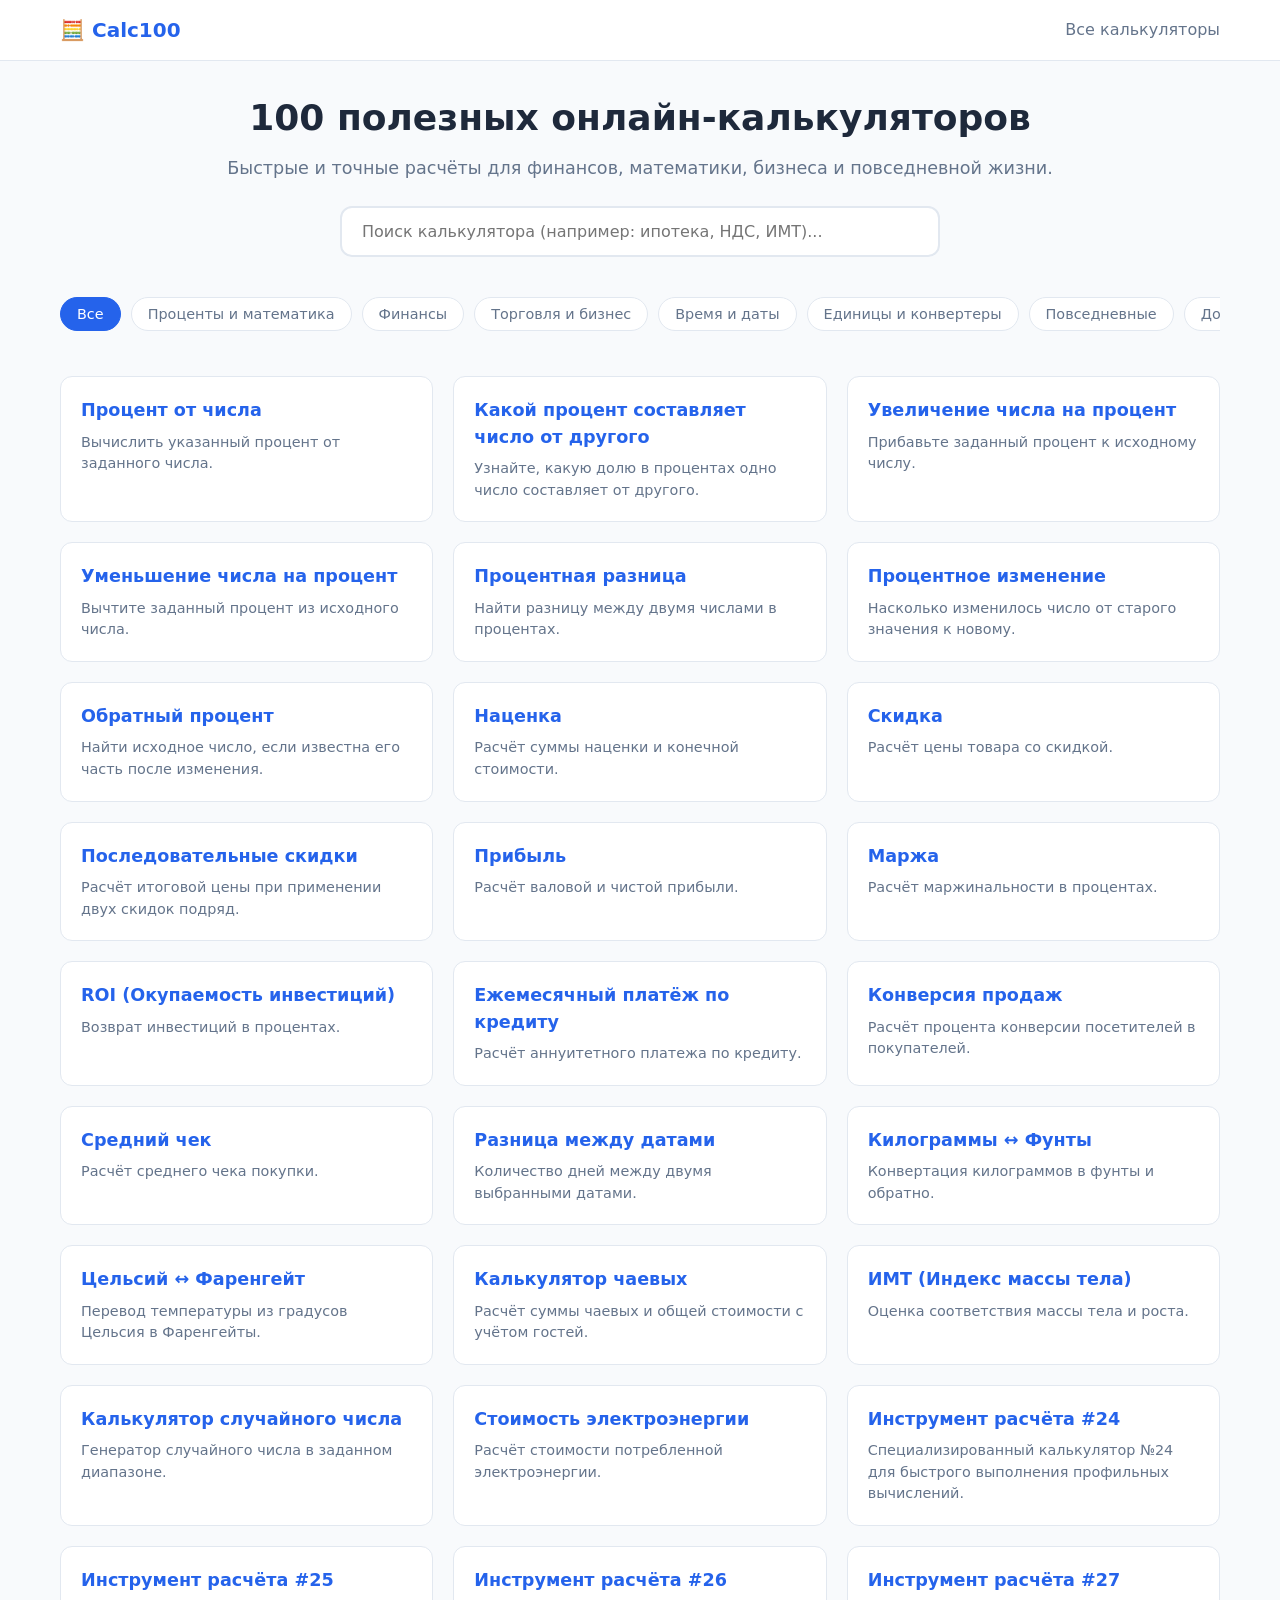
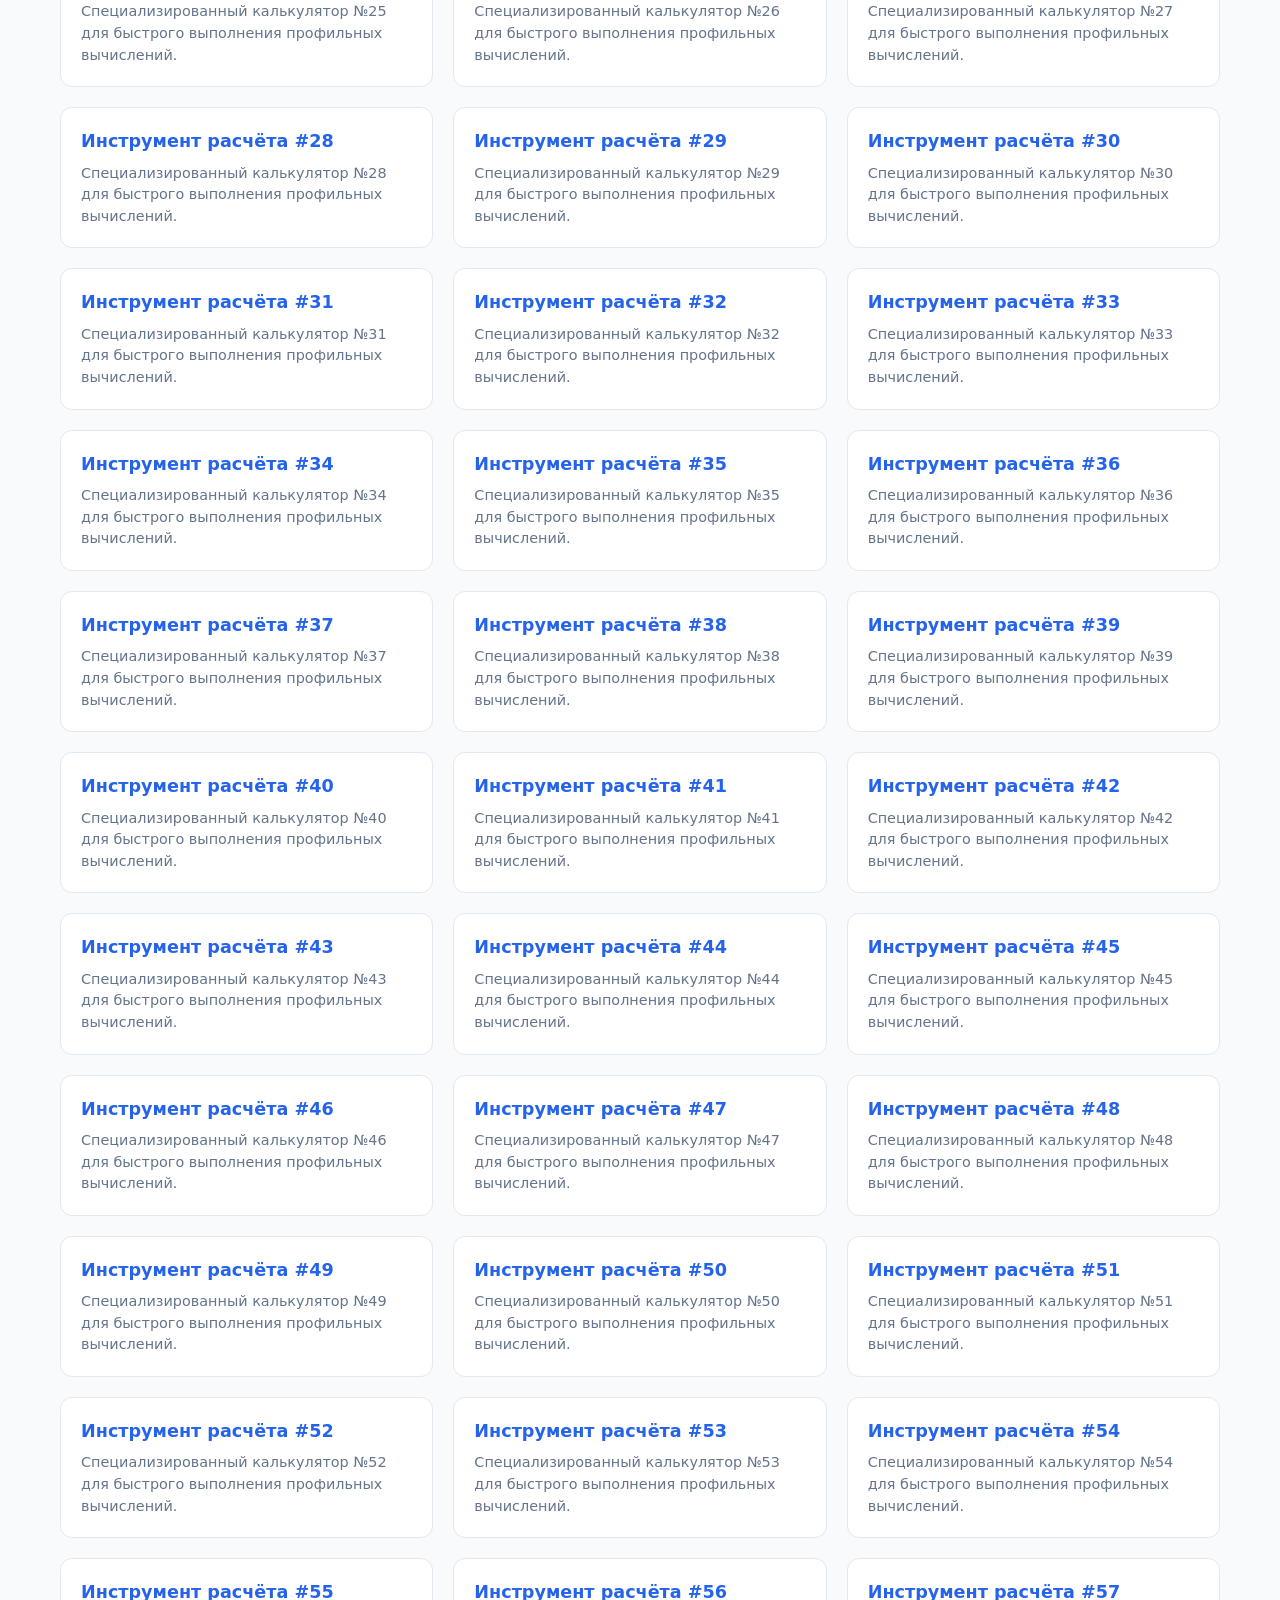
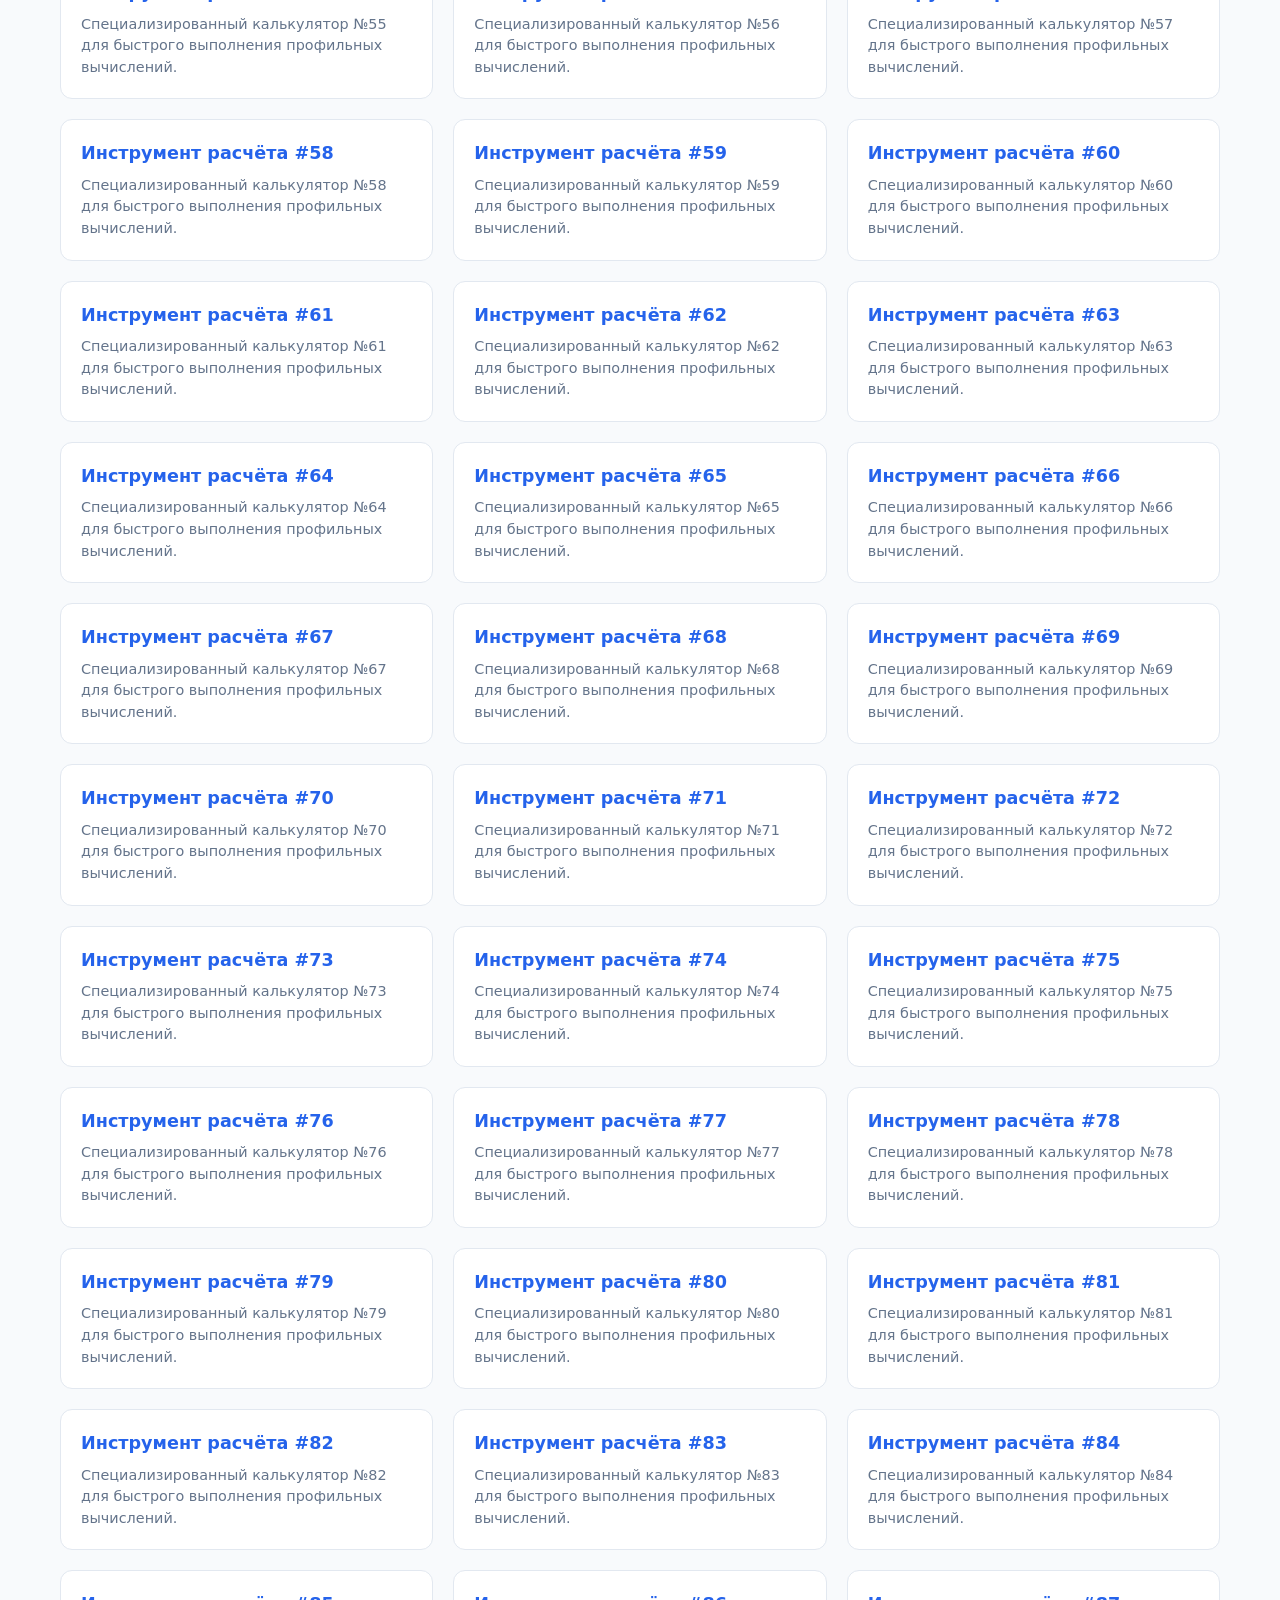
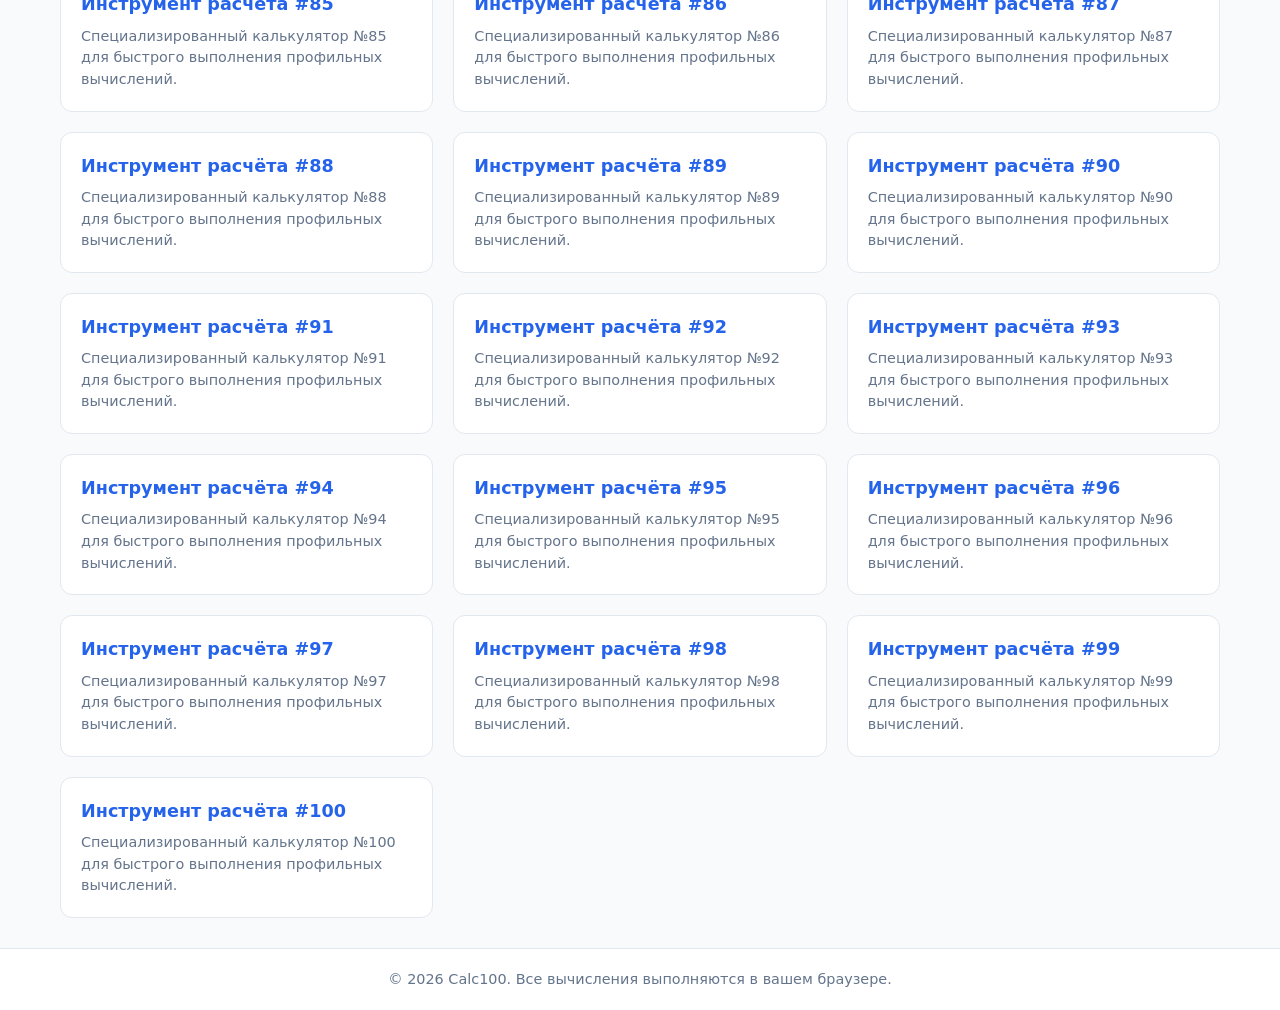
<file: index.html>
<!DOCTYPE html>
<html lang="ru">
<head>
    <meta charset="UTF-8">
    <meta name="google-site-verification" content="sofmfoGRCEOs1JZ0WnvMTG_Um4CqXP3Z6cjX3yho1lA" />
    <meta name="viewport" content="width=device-width, initial-scale=1.0">
    <title id="page-title">КалькуляторОнлайн — 100 бесплатных онлайн-калькуляторов</title>
    <meta id="page-desc" name="description" content="Сборник из 100 полезных бесплатных онлайн-калькуляторов для математики, финансов, бизнеса, дат и повседневных задач. Быстрые вычисления без регистрации.">
    <link rel="canonical" href="https://example.github.io/">
    <link rel="stylesheet" href="style.css">
</head>
<body>
    <header class="site-header">
        <div class="container header-content">
            <a href="#" class="logo" onclick="showHome(event)">🧮 Calc100</a>
            <nav class="nav-links">
                <a href="#" onclick="showHome(event)">Все калькуляторы</a>
            </nav>
        </div>
    </header>

    <main class="container main-content">
        <!-- ГЛАВНАЯ СТРАНИЦА (КАТАЛОГ) -->
        <div id="home-view" class="view active">
            <section class="hero">
                <h1>100 полезных онлайн-калькуляторов</h1>
                <p>Быстрые и точные расчёты для финансов, математики, бизнеса и повседневной жизни.</p>
                <div class="search-box">
                    <input type="text" id="search-input" placeholder="Поиск калькулятора (например: ипотека, НДС, ИМТ)..." oninput="filterCalculators()">
                </div>
            </section>

            <section class="categories-filter" id="categories-container">
                <!-- Категории генерируются динамически -->
            </section>

            <section class="catalog-grid" id="calculators-grid">
                <!-- Карточки калькуляторов генерируются динамически -->
            </section>
        </div>

        <!-- СТРАНИЦА ОТДЕЛЬНОГО КАЛЬКУЛЯТОРА -->
        <div id="calculator-view" class="view">
            <div class="breadcrumbs">
                <a href="#" onclick="showHome(event)">Главная</a> &gt; <span id="bc-category">Категория</span> &gt; <span id="bc-title">Калькулятор</span>
            </div>
            
            <div class="calculator-container">
                <h1 id="calc-h1">Название калькулятора</h1>
                <p id="calc-desc" class="calc-description">Описание калькулятора...</p>

                <div class="calc-card-body">
                    <div id="calc-inputs" class="inputs-grid">
                        <!-- Динамические поля ввода -->
                    </div>
                    
                    <div class="calc-actions">
                        <button class="btn-primary" onclick="calculate()">Рассчитать</button>
                        <button class="btn-secondary" onclick="clearCalculator()">Очистить</button>
                    </div>

                    <div id="calc-result" class="result-box">
                        <span class="result-label">Результат:</span>
                        <span id="result-value" class="result-value">—</span>
                    </div>
                </div>

                <div class="calc-theory">
                    <h3>Формула</h3>
                    <p id="calc-formula-text">—</p>

                    <h3>Примеры использования</h3>
                    <div id="calc-examples-text">—</div>

                    <h3>Часто задаваемые вопросы (FAQ)</h3>
                    <div id="calc-faq-container"></div>
                </div>

                <div class="related-section">
                    <h3>Похожие калькуляторы</h3>
                    <div id="related-grid" class="related-grid"></div>
                </div>
            </div>
        </div>
    </main>

    <footer class="site-footer">
        <div class="container">
            <p>&copy; 2026 Calc100. Все вычисления выполняются в вашем браузере.</p>
        </div>
    </footer>

    <script src="script.js"></script>
</body>
</html>
</file>
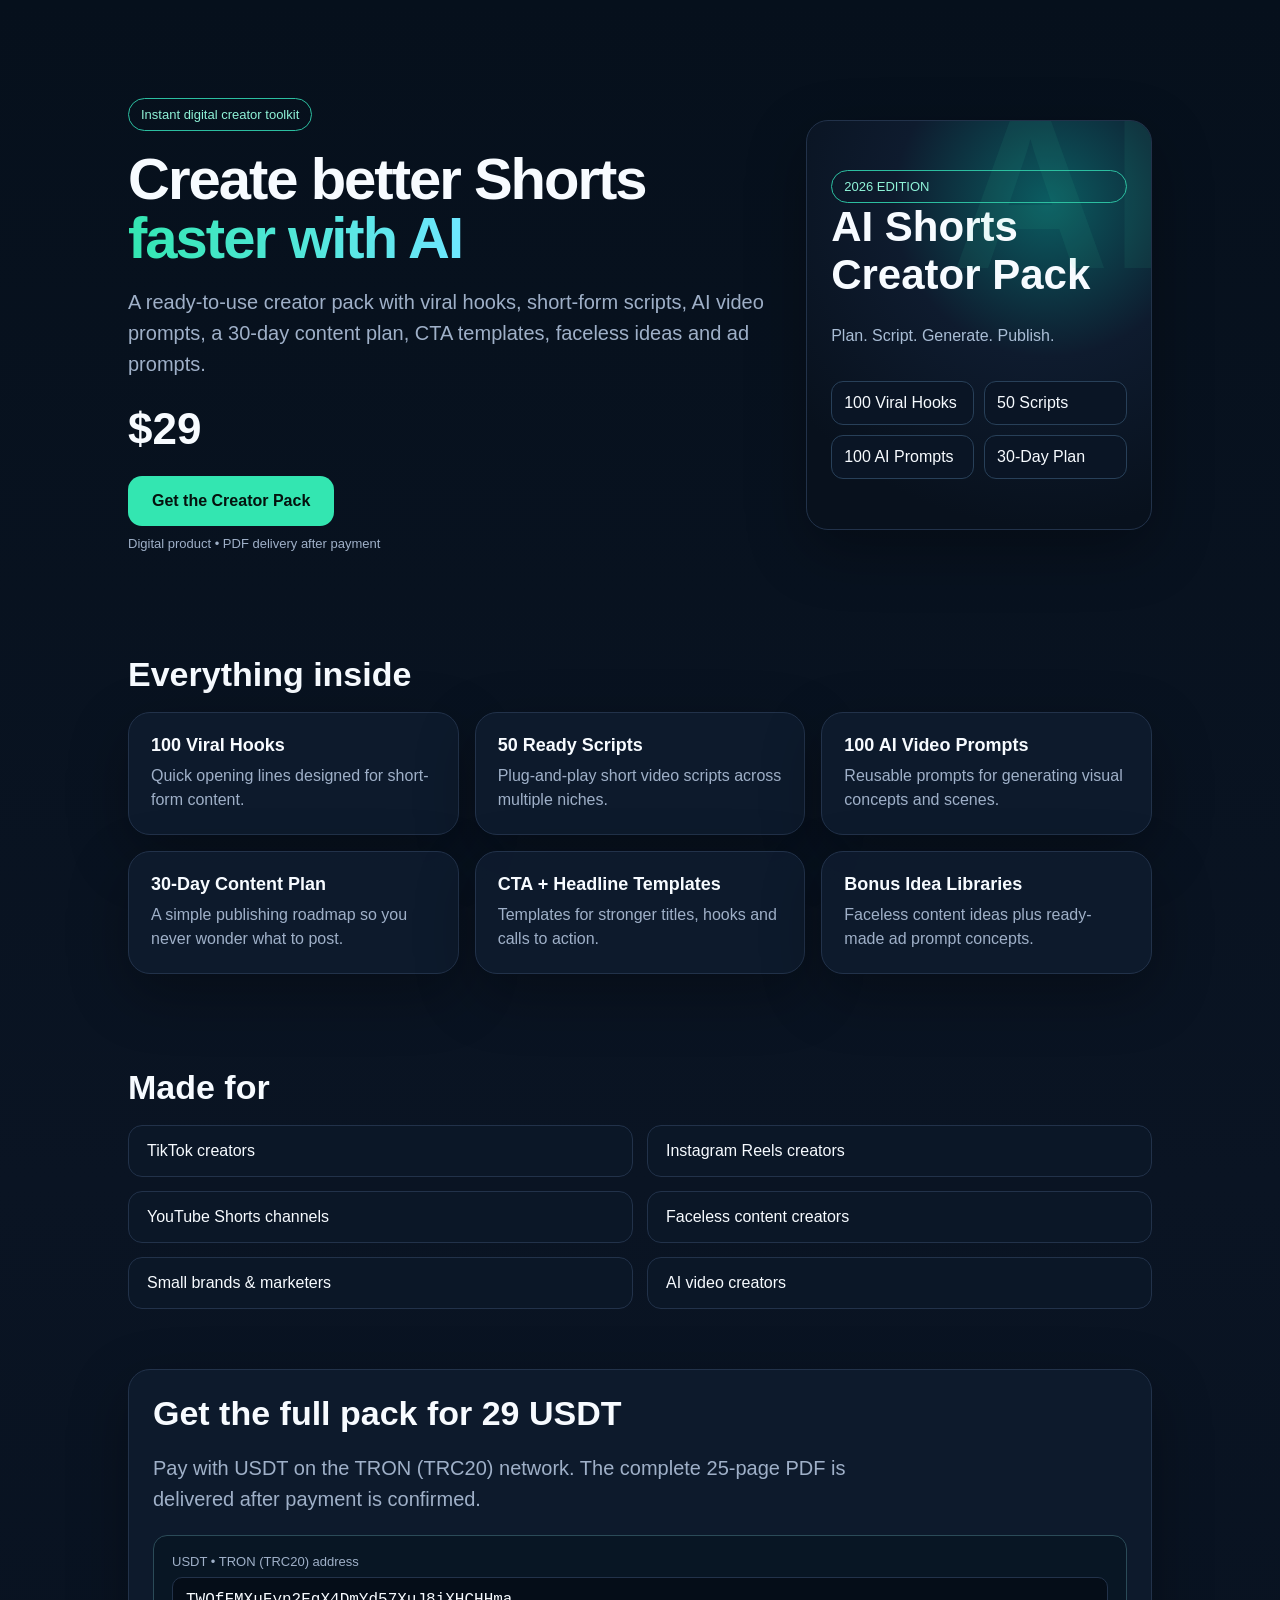
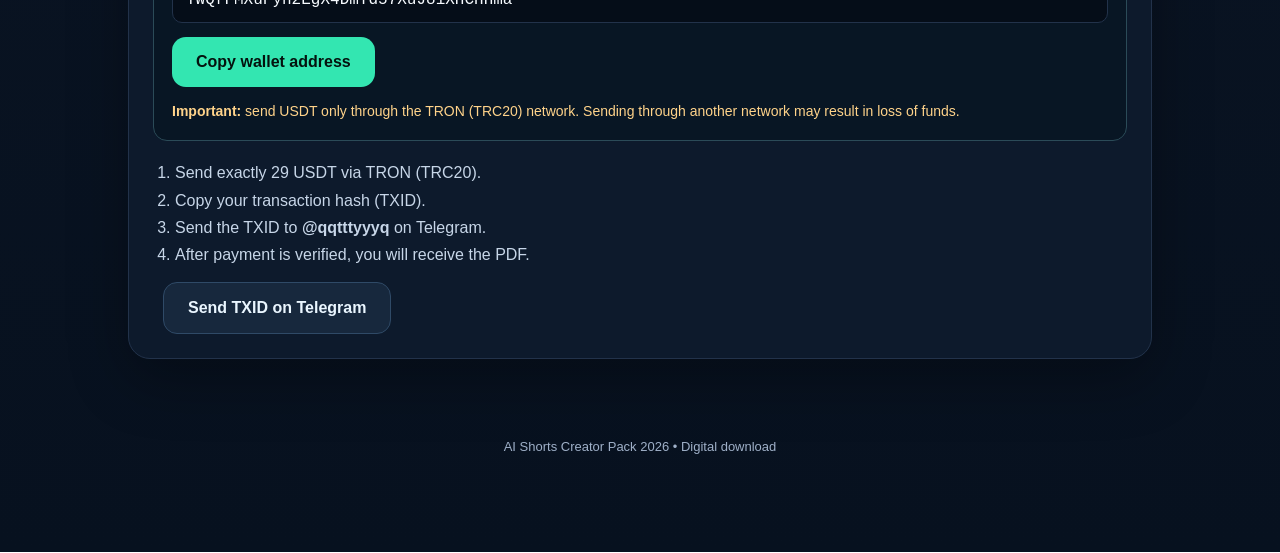
<file: ai-shorts-pack/index.html>
<!doctype html>
<html lang="en">
<head>
<meta charset="utf-8">
<meta name="viewport" content="width=device-width,initial-scale=1">
<title>AI Shorts Creator Pack 2026</title>
<meta name="description" content="100 viral hooks, 50 short-form scripts, 100 AI video prompts, a 30-day content plan and more.">
<style>
:root{--bg:#07111f;--panel:#0e1b2e;--text:#f7fbff;--muted:#9fb0c8;--accent:#33e6b1;--accent2:#6ee7ff;--line:#22324a}
*{box-sizing:border-box} body{margin:0;font-family:Inter,Arial,sans-serif;background:linear-gradient(180deg,#06101c,#0a1423 55%,#07111f);color:var(--text)}
.wrap{max-width:1080px;margin:auto;padding:28px}.hero{padding:70px 0 40px;display:grid;grid-template-columns:1.3fr .7fr;gap:36px;align-items:center}
.badge{display:inline-block;border:1px solid #2cbea0;color:#8ff3d8;padding:8px 12px;border-radius:999px;font-size:13px}
h1{font-size:58px;line-height:1.02;margin:18px 0 16px;letter-spacing:-2px}.grad{background:linear-gradient(90deg,var(--accent),var(--accent2));-webkit-background-clip:text;color:transparent}
.sub{font-size:20px;line-height:1.55;color:var(--muted);max-width:700px}.price{font-size:44px;font-weight:800;margin:24px 0 8px}
.cta{display:inline-block;background:var(--accent);color:#04120e;text-decoration:none;font-weight:800;padding:16px 24px;border-radius:14px;margin-top:14px;border:0;cursor:pointer;font-size:16px}.cta2{display:inline-block;background:#17283d;color:#eaf6ff;text-decoration:none;font-weight:800;padding:16px 24px;border-radius:14px;margin-top:14px;margin-left:10px;border:1px solid #2f4a67;font-size:16px}
.note{font-size:13px;color:var(--muted);margin-top:10px}.card{background:rgba(14,27,46,.9);border:1px solid var(--line);border-radius:22px;padding:24px;box-shadow:0 20px 60px rgba(0,0,0,.3)}
.cover{min-height:410px;display:flex;flex-direction:column;justify-content:center;background:radial-gradient(circle at 70% 20%,#0b5c61 0,#0e1b2e 38%,#08111d 80%);overflow:hidden;position:relative}
.cover:before{content:"AI";position:absolute;right:-20px;top:-55px;font-size:220px;font-weight:900;color:rgba(51,230,177,.07)}
.cover h2{font-size:42px;margin:0 0 12px}.cover p{color:#a9bdd5}.mini{display:grid;grid-template-columns:repeat(2,1fr);gap:10px;margin-top:20px}.mini div{padding:12px;border:1px solid #284059;border-radius:12px;background:#0a1525}
section{padding:30px 0}h3{font-size:34px;margin-bottom:18px}.grid{display:grid;grid-template-columns:repeat(3,1fr);gap:16px}.feature{padding:22px}.feature b{display:block;font-size:18px;margin-bottom:8px}.feature span{color:var(--muted);line-height:1.5}
.list{display:grid;grid-template-columns:repeat(2,1fr);gap:14px}.item{padding:16px 18px;border:1px solid var(--line);border-radius:14px;background:#0b1727}
.paybox{margin-top:18px;padding:18px;border:1px solid #2b4b58;border-radius:14px;background:#081624}.paylabel{font-size:13px;color:var(--muted);margin-bottom:8px}.wallet{font-family:ui-monospace,SFMono-Regular,Consolas,monospace;word-break:break-all;font-size:16px;padding:13px;background:#050d18;border:1px solid var(--line);border-radius:10px}.warn{margin-top:14px;color:#ffd38a;font-size:14px;line-height:1.5}.ok{margin-left:10px;color:#8ff3d8;font-size:14px}.steps{margin:18px 0 0;padding-left:22px;color:#c7d6e8;line-height:1.7}
.footer{text-align:center;color:var(--muted);padding:50px 0 70px;font-size:13px}
@media(max-width:800px){.hero{grid-template-columns:1fr}.grid{grid-template-columns:1fr}.list{grid-template-columns:1fr}h1{font-size:42px}.cover{min-height:320px}.cta2{margin-left:0;display:block;width:max-content}}
</style>
</head>
<body>
<div class="wrap">
  <section class="hero">
    <div>
      <span class="badge">Instant digital creator toolkit</span>
      <h1>Create better Shorts <span class="grad">faster with AI</span></h1>
      <p class="sub">A ready-to-use creator pack with viral hooks, short-form scripts, AI video prompts, a 30-day content plan, CTA templates, faceless ideas and ad prompts.</p>
      <div class="price">$29</div>
      <a class="cta" href="#buy">Get the Creator Pack</a>
      <div class="note">Digital product • PDF delivery after payment</div>
    </div>
    <div class="card cover">
      <span class="badge">2026 EDITION</span>
      <h2>AI Shorts<br>Creator Pack</h2>
      <p>Plan. Script. Generate. Publish.</p>
      <div class="mini">
        <div>100 Viral Hooks</div><div>50 Scripts</div>
        <div>100 AI Prompts</div><div>30-Day Plan</div>
      </div>
    </div>
  </section>

  <section>
    <h3>Everything inside</h3>
    <div class="grid">
      <div class="card feature"><b>100 Viral Hooks</b><span>Quick opening lines designed for short-form content.</span></div>
      <div class="card feature"><b>50 Ready Scripts</b><span>Plug-and-play short video scripts across multiple niches.</span></div>
      <div class="card feature"><b>100 AI Video Prompts</b><span>Reusable prompts for generating visual concepts and scenes.</span></div>
      <div class="card feature"><b>30-Day Content Plan</b><span>A simple publishing roadmap so you never wonder what to post.</span></div>
      <div class="card feature"><b>CTA + Headline Templates</b><span>Templates for stronger titles, hooks and calls to action.</span></div>
      <div class="card feature"><b>Bonus Idea Libraries</b><span>Faceless content ideas plus ready-made ad prompt concepts.</span></div>
    </div>
  </section>

  <section>
    <h3>Made for</h3>
    <div class="list">
      <div class="item">TikTok creators</div><div class="item">Instagram Reels creators</div>
      <div class="item">YouTube Shorts channels</div><div class="item">Faceless content creators</div>
      <div class="item">Small brands & marketers</div><div class="item">AI video creators</div>
    </div>
  </section>

  <section id="buy">
    <div class="card">
      <h3 style="margin-top:0">Get the full pack for 29 USDT</h3>
      <p class="sub">Pay with USDT on the TRON (TRC20) network. The complete 25-page PDF is delivered after payment is confirmed.</p>
      <div class="paybox">
        <div class="paylabel">USDT • TRON (TRC20) address</div>
        <div class="wallet" id="wallet">TWQfFMXuFyn2EgX4DmYd57XuJ8iXHCHHma</div>
        <button class="cta" type="button" onclick="copyWallet()">Copy wallet address</button><span class="ok" id="copied"></span>
        <div class="warn"><strong>Important:</strong> send USDT only through the TRON (TRC20) network. Sending through another network may result in loss of funds.</div>
      </div>
      <ol class="steps">
        <li>Send exactly 29 USDT via TRON (TRC20).</li>
        <li>Copy your transaction hash (TXID).</li>
        <li>Send the TXID to <strong>@qqtttyyyq</strong> on Telegram.</li>
        <li>After payment is verified, you will receive the PDF.</li>
      </ol>
      <a class="cta2" href="https://t.me/qqtttyyyq" target="_blank" rel="noopener">Send TXID on Telegram</a>
    </div>
  </section>

  <div class="footer">AI Shorts Creator Pack 2026 • Digital download</div>
</div>
<script>
function copyWallet(){
  const value=document.getElementById('wallet').innerText.trim();
  navigator.clipboard.writeText(value).then(()=>{
    const e=document.getElementById('copied');e.textContent='Copied';setTimeout(()=>e.textContent='',1800);
  });
}
</script>
</body>
</html>
</file>
<file: style.css>
:root {
    --primary: #2563eb;
    --primary-hover: #1d4ed8;
    --bg: #f8fafc;
    --card-bg: #ffffff;
    --text: #1e293b;
    --text-light: #64748b;
    --border: #e2e8f0;
    --radius: 12px;
}

* {
    box-sizing: border-box;
    margin: 0;
    padding: 0;
    font-family: system-ui, -apple-system, BlinkMacSystemFont, 'Segoe UI', Roboto, sans-serif;
}

body {
    background-color: var(--bg);
    color: var(--text);
    line-height: 1.5;
    display: flex;
    flex-direction: column;
    min-height: 100vh;
}

.container {
    width: 100%;
    max-width: 1200px;
    margin: 0 auto;
    padding: 0 20px;
}

.site-header {
    background: var(--card-bg);
    border-bottom: 1px solid var(--border);
    padding: 15px 0;
    position: sticky;
    top: 0;
    z-index: 100;
}

.header-content {
    display: flex;
    justify-content: space-between;
    align-items: center;
}

.logo {
    font-size: 1.25rem;
    font-weight: 700;
    color: var(--primary);
    text-decoration: none;
}

.nav-links a {
    color: var(--text-light);
    text-decoration: none;
    font-weight: 500;
}

.main-content {
    flex: 1;
    padding: 30px 20px;
}

.view {
    display: none;
}

.view.active {
    display: block;
}

.hero {
    text-align: center;
    margin-bottom: 40px;
}

.hero h1 {
    font-size: 2.25rem;
    margin-bottom: 10px;
    color: var(--text);
}

.hero p {
    color: var(--text-light);
    font-size: 1.1rem;
    margin-bottom: 25px;
}

.search-box input {
    width: 100%;
    max-width: 600px;
    padding: 14px 20px;
    font-size: 1rem;
    border: 2px solid var(--border);
    border-radius: var(--radius);
    outline: none;
    transition: border-color 0.2s;
}

.search-box input:focus {
    border-color: var(--primary);
}

.categories-filter {
    display: flex;
    gap: 10px;
    overflow-x: auto;
    padding-bottom: 15px;
    margin-bottom: 30px;
}

.cat-btn {
    background: var(--card-bg);
    border: 1px solid var(--border);
    padding: 8px 16px;
    border-radius: 20px;
    cursor: pointer;
    font-size: 0.9rem;
    white-space: nowrap;
    color: var(--text-light);
    transition: all 0.2s;
}

.cat-btn.active, .cat-btn:hover {
    background: var(--primary);
    color: white;
    border-color: var(--primary);
}

.catalog-grid {
    display: grid;
    grid-template-columns: repeat(auto-fill, minmax(280px, 1fr));
    gap: 20px;
}

.calc-card {
    background: var(--card-bg);
    border: 1px solid var(--border);
    border-radius: var(--radius);
    padding: 20px;
    text-decoration: none;
    color: inherit;
    transition: transform 0.2s, box-shadow 0.2s;
    display: flex;
    flex-direction: column;
}

.calc-card:hover {
    transform: translateY(-3px);
    box-shadow: 0 10px 25px -5px rgba(0, 0, 0, 0.05);
}

.calc-card h3 {
    font-size: 1.1rem;
    margin-bottom: 8px;
    color: var(--primary);
}

.calc-card p {
    font-size: 0.9rem;
    color: var(--text-light);
}

/* Стили страницы отдельного калькулятора */
.breadcrumbs {
    font-size: 0.9rem;
    color: var(--text-light);
    margin-bottom: 20px;
}

.breadcrumbs a {
    color: var(--primary);
    text-decoration: none;
}

.calculator-container {
    background: var(--card-bg);
    border: 1px solid var(--border);
    border-radius: var(--radius);
    padding: 30px;
}

.calculator-container h1 {
    font-size: 1.8rem;
    margin-bottom: 10px;
}

.calc-description {
    color: var(--text-light);
    margin-bottom: 25px;
}

.inputs-grid {
    display: grid;
    gap: 15px;
    margin-bottom: 25px;
}

.input-group {
    display: flex;
    flex-direction: column;
    gap: 6px;
}

.input-group label {
    font-weight: 500;
    font-size: 0.95rem;
}

.input-group input, .input-group select {
    padding: 12px;
    border: 1px solid var(--border);
    border-radius: 8px;
    font-size: 1rem;
    outline: none;
}

.input-group input:focus {
    border-color: var(--primary);
}

.calc-actions {
    display: flex;
    gap: 15px;
    margin-bottom: 25px;
}

.btn-primary, .btn-secondary {
    padding: 12px 24px;
    font-size: 1rem;
    font-weight: 600;
    border-radius: 8px;
    cursor: pointer;
    border: none;
}

.btn-primary {
    background: var(--primary);
    color: white;
    flex: 1;
}

.btn-primary:hover {
    background: var(--primary-hover);
}

.btn-secondary {
    background: var(--border);
    color: var(--text);
}

.btn-secondary:hover {
    background: #cbd5e1;
}

.result-box {
    background: #eff6ff;
    border: 1px solid #bfdbfe;
    border-radius: 8px;
    padding: 20px;
    text-align: center;
    margin-bottom: 30px;
}

.result-label {
    display: block;
    font-size: 0.9rem;
    color: var(--text-light);
    margin-bottom: 5px;
}

.result-value {
    font-size: 2rem;
    font-weight: 700;
    color: var(--primary);
}

.calc-theory {
    border-top: 1px solid var(--border);
    padding-top: 25px;
    margin-top: 25px;
}

.calc-theory h3 {
    font-size: 1.2rem;
    margin-bottom: 10px;
    margin-top: 20px;
}

.calc-theory p, .calc-theory div {
    color: var(--text-light);
    font-size: 0.95rem;
}

.faq-item {
    margin-bottom: 12px;
}

.faq-q {
    font-weight: 600;
    color: var(--text);
}

.related-section {
    border-top: 1px solid var(--border);
    padding-top: 25px;
    margin-top: 25px;
}

.related-grid {
    display: grid;
    grid-template-columns: repeat(auto-fill, minmax(220px, 1fr));
    gap: 15px;
    margin-top: 15px;
}

.site-footer {
    border-top: 1px solid var(--border);
    background: var(--card-bg);
    padding: 20px 0;
    text-align: center;
    color: var(--text-light);
    font-size: 0.9rem;
    margin-top: auto;
}

@media (max-width: 768px) {
    .hero h1 { font-size: 1.75rem; }
    .calculator-container { padding: 15px; }
    .calc-actions { flex-direction: column; }
}
</file>
